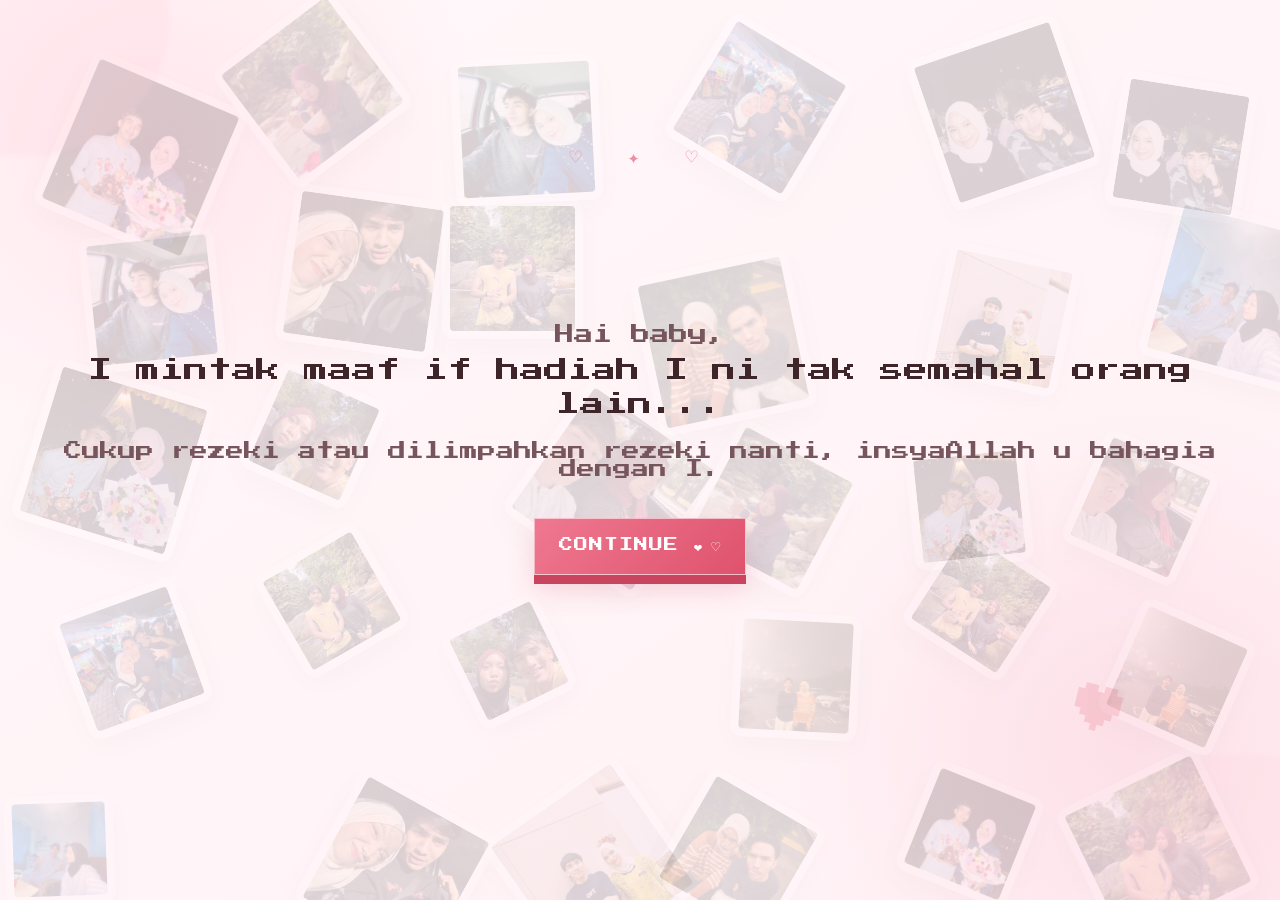
<file: index.html>
<!DOCTYPE html>
<html lang="en">
<head>
  <meta charset="UTF-8">
  <meta name="viewport" content="width=device-width, initial-scale=1.0">
  <title>I'm Sorry, Baby ❤️</title>
  <link rel="stylesheet" href="style.css?v=2">
</head>
<body>
  <main class="opening page-enter">
    <p class="subtitle" style="font-size: 1.2rem; margin-bottom: 10px;">Hai baby,</p>
    <h2 style="margin-bottom: 20px; font-weight: normal; line-height: 1.4;">I mintak maaf if hadiah I ni tak semahal orang lain...</h2>
    <p class="subtitle" style="margin-bottom: 40px;">Cukup rezeki atau dilimpahkan rezeki nanti, insyaAllah u bahagia dengan I.</p>
    <a class="page-button" href="welcome.html">Continue ❤️</a>
  </main>
  <script src="script.js"></script>
</body>
</html>
</file>
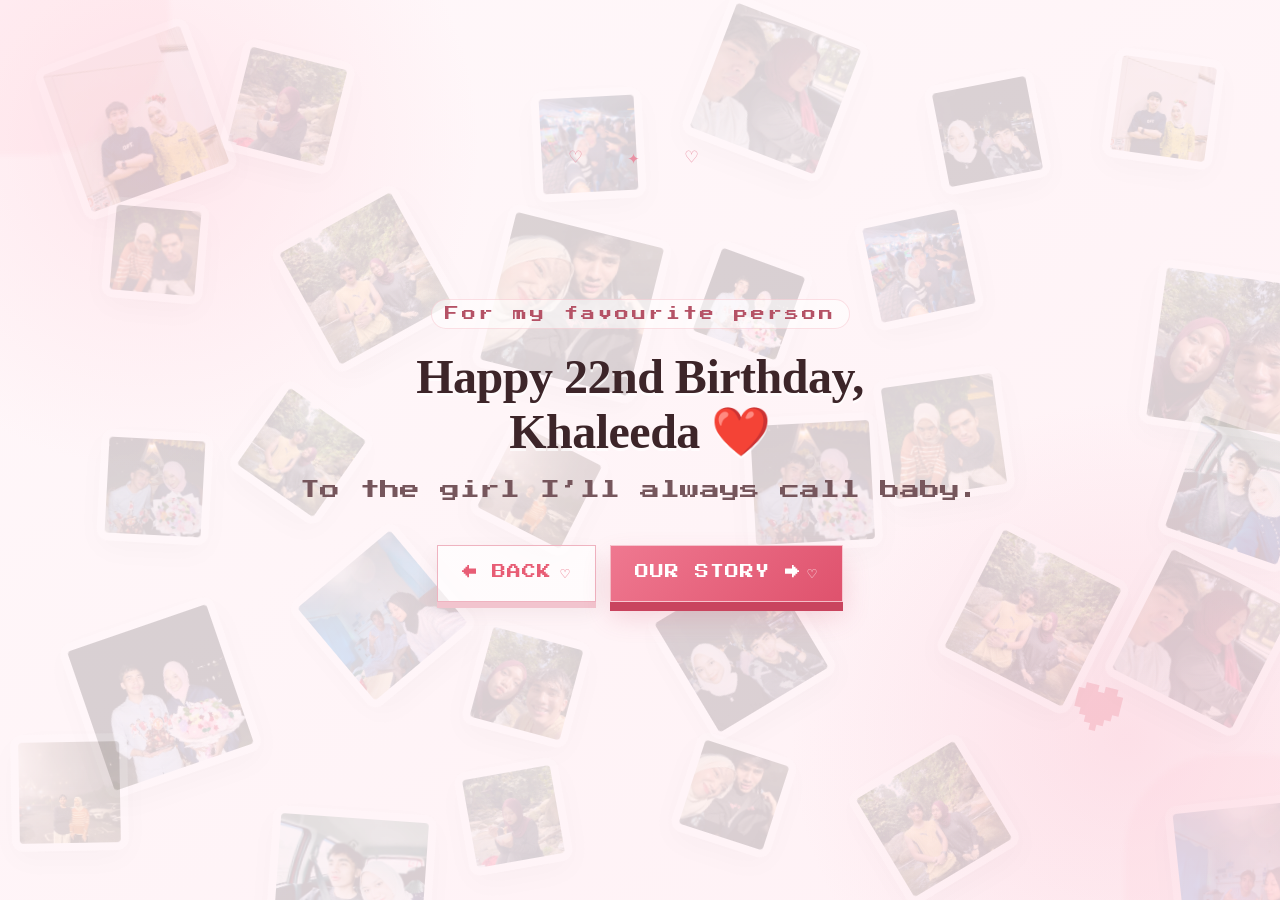
<file: birthday.html>
<!DOCTYPE html>
<html lang="en">
<head>
  <meta charset="UTF-8">
  <meta name="viewport" content="width=device-width, initial-scale=1.0">
  <title>Happy 22nd Birthday, Khaleeda ❤️</title>
  <link rel="stylesheet" href="style.css?v=2">
</head>
<body>
  <main class="birthday page-enter">
    <p class="small-text">For my favourite person</p>
    <h2>Happy 22nd Birthday,<br>Khaleeda ❤️</h2>
    <p class="birthday-text">To the girl I’ll always call baby.</p>

    <nav class="page-navigation" aria-label="Page navigation">
      <a class="page-button secondary-button" href="welcome.html">← Back</a>
      <a class="page-button" href="story.html">Our Story →</a>
    </nav>
  </main>
  <script src="script.js"></script>
</body>
</html>
</file>
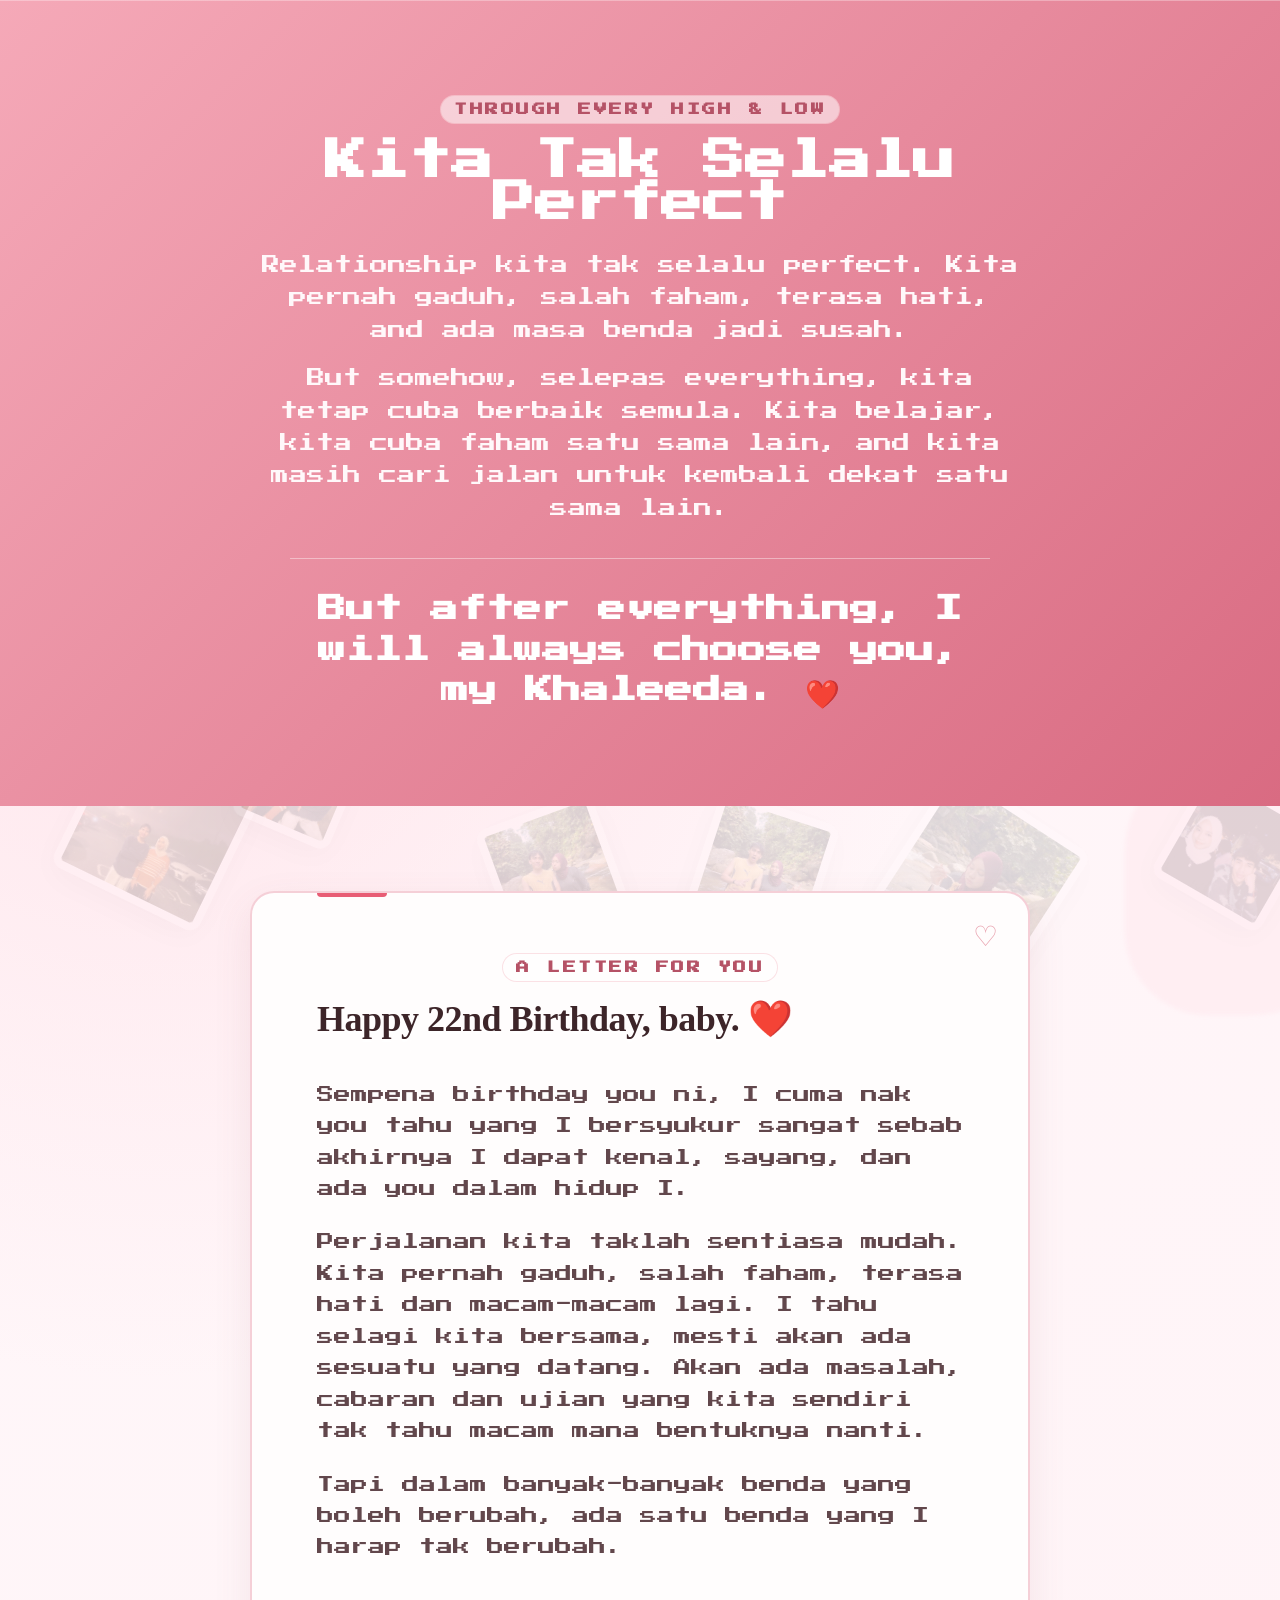
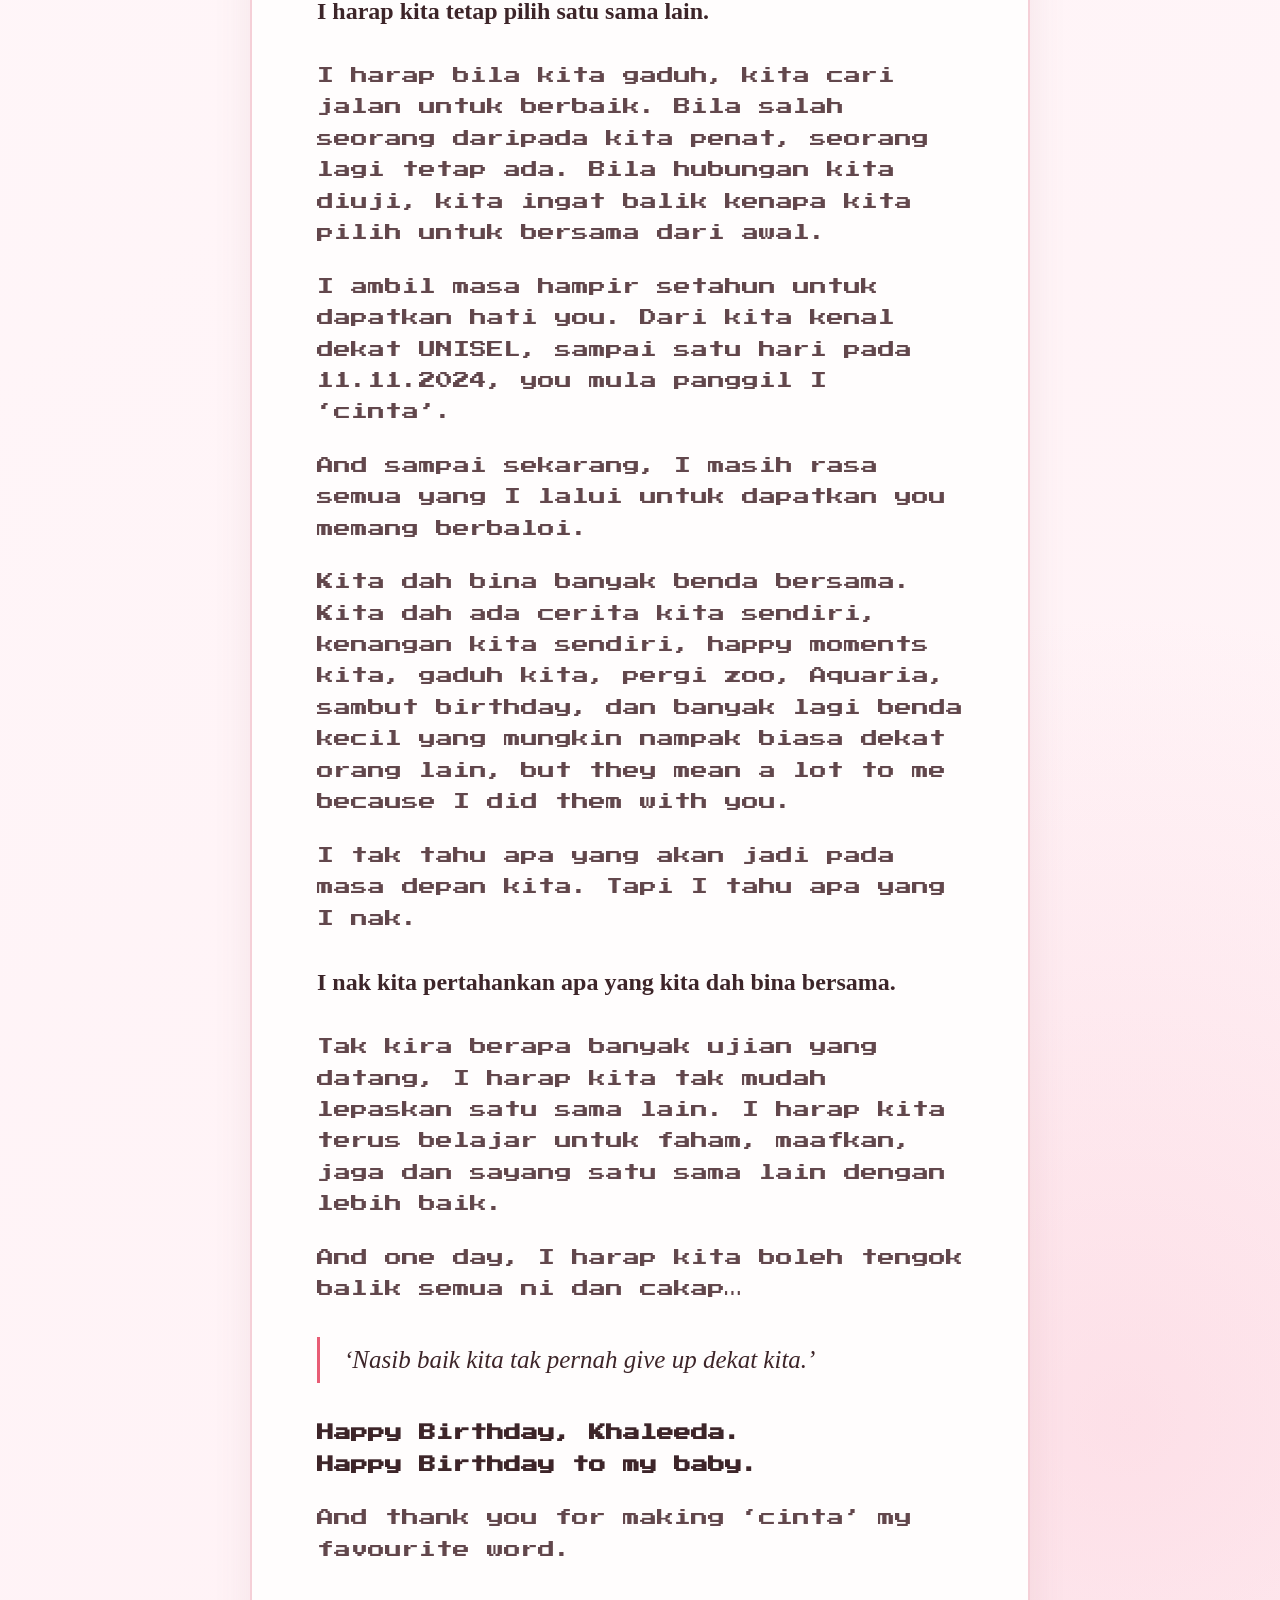
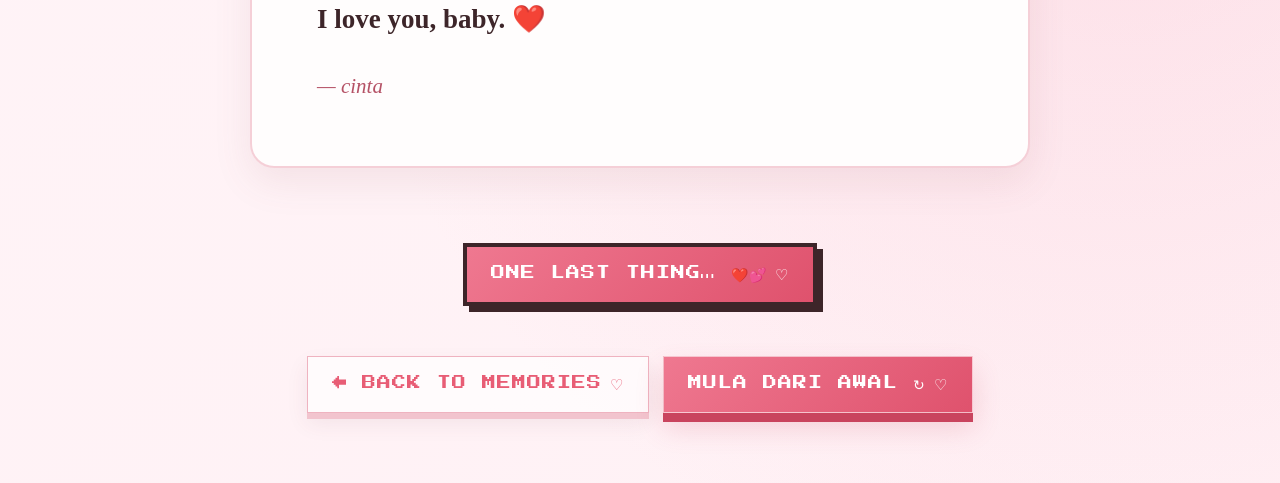
<file: letter.html>
<!DOCTYPE html>
<html lang="en">

<head>
  <meta charset="UTF-8">
  <meta name="viewport" content="width=device-width, initial-scale=1.0">
  <title>A Letter For Khaleeda ❤️</title>
  <link href="https://fonts.googleapis.com/css2?family=Press+Start+2P&display=swap" rel="stylesheet">
  <link rel="stylesheet" href="style.css?v=2">
</head>

<body>
  <main class="letter-page page-enter">
    <section class="emotional-section scroll-reveal" aria-labelledby="still-choose-you-title">
      <div class="emotional-content">
        <p class="emotional-label">Through Every High &amp; Low</p>
        <h1 id="still-choose-you-title">Kita Tak Selalu Perfect</h1>
        <p>Relationship kita tak selalu perfect. Kita pernah gaduh, salah faham, terasa hati, and ada masa benda jadi
          susah.</p>
        <p>But somehow, selepas everything, kita tetap cuba berbaik semula. Kita belajar, kita cuba faham satu sama
          lain, and kita masih cari jalan untuk kembali dekat satu sama lain.</p>
        <p class="emotional-highlight">But after everything, I will always choose you, my Khaleeda. ❤️</p>
      </div>
    </section>

    <section class="letter-section" aria-labelledby="letter-title">
      <article class="letter-card">
        <p class="letter-label">A Letter For You</p>
        <h2 id="letter-title">Happy 22nd Birthday, baby. ❤️</h2>
        <div class="letter-body">
          <p>Sempena birthday you ni, I cuma nak you tahu yang I bersyukur sangat sebab akhirnya I dapat kenal, sayang,
            dan ada you dalam hidup I.</p>
          <p>Perjalanan kita taklah sentiasa mudah. Kita pernah gaduh, salah faham, terasa hati dan macam-macam lagi.
            I tahu selagi kita bersama, mesti akan ada sesuatu yang datang. Akan ada masalah, cabaran dan ujian yang
            kita sendiri tak tahu macam mana bentuknya nanti.</p>
          <p>Tapi dalam banyak-banyak benda yang boleh berubah, ada satu benda yang I harap tak berubah.</p>
          <p class="letter-emphasis">I harap kita tetap pilih satu sama lain.</p>
          <p>I harap bila kita gaduh, kita cari jalan untuk berbaik. Bila salah seorang daripada kita penat, seorang
            lagi tetap ada. Bila hubungan kita diuji, kita ingat balik kenapa kita pilih untuk bersama dari awal.</p>

          <p>I ambil masa hampir setahun untuk dapatkan hati you. Dari kita kenal dekat UNISEL, sampai satu hari pada
            11.11.2024, you mula panggil I ‘cinta’.</p>


          <p>And sampai sekarang, I masih rasa semua yang I lalui untuk dapatkan you memang berbaloi.</p>

          <p>Kita dah bina banyak benda bersama. Kita dah ada cerita kita sendiri, kenangan kita sendiri, happy moments
            kita, gaduh kita, pergi zoo, Aquaria, sambut birthday, dan banyak lagi benda kecil yang mungkin nampak biasa
            dekat orang lain, but they mean a lot to me because I did them with you.</p>

          <p>I tak tahu apa yang akan jadi pada masa depan kita. Tapi I tahu apa yang I nak.</p>

          <p class="letter-emphasis">I nak kita pertahankan apa yang kita dah bina bersama.</p>

          <p>Tak kira berapa banyak ujian yang datang, I harap kita tak mudah lepaskan satu sama lain. I harap kita

            terus belajar untuk faham, maafkan, jaga dan sayang satu sama lain dengan lebih baik.</p>

          <p>And one day, I harap kita boleh tengok balik semua ni dan cakap…</p>

          <blockquote>‘Nasib baik kita tak pernah give up dekat kita.’</blockquote>

          <p class="letter-closing">Happy Birthday, Khaleeda.<br>Happy Birthday to my baby.</p>

          <p>And thank you for making ‘cinta’ my favourite word.</p>

          <p class="letter-love">I love you, baby. ❤️</p>

          <p class="letter-signature">— cinta</p>
        </div>
      </article>
    </section>

    <div class="final-surprise-cta">
      <button class="page-button final-surprise-button pixel-button" id="open-final-surprise" type="button">One Last
        Thing…
        ❤️💕</button>
    </div>

    <nav class="page-navigation" aria-label="Page navigation">
      <a class="page-button secondary-button" href="memories.html">← Back to Memories</a>
      <a class="page-button" href="welcome.html">Mula Dari Awal ↻</a>
    </nav>
  </main>

  <div class="final-overlay" id="final-overlay" role="dialog" aria-modal="true" aria-labelledby="final-surprise-title"
    hidden>
    <div class="heart-field" id="heart-field" aria-hidden="true"></div>
    <div class="final-music-player" id="final-music-player" aria-hidden="true"></div>
    <div class="final-overlay-content">
      <p class="final-kicker">One last thing...</p>
      <h2 id="final-surprise-title">Happy Birthday, Baby Manja ❤️</h2>
      <p>I love you, Khaleeda.</p>
      <button class="page-button final-back-button" id="close-final-surprise" type="button">Back to Our Story</button>
    </div>
  </div>
  <script src="script.js"></script>
</body>

</html>
</file>
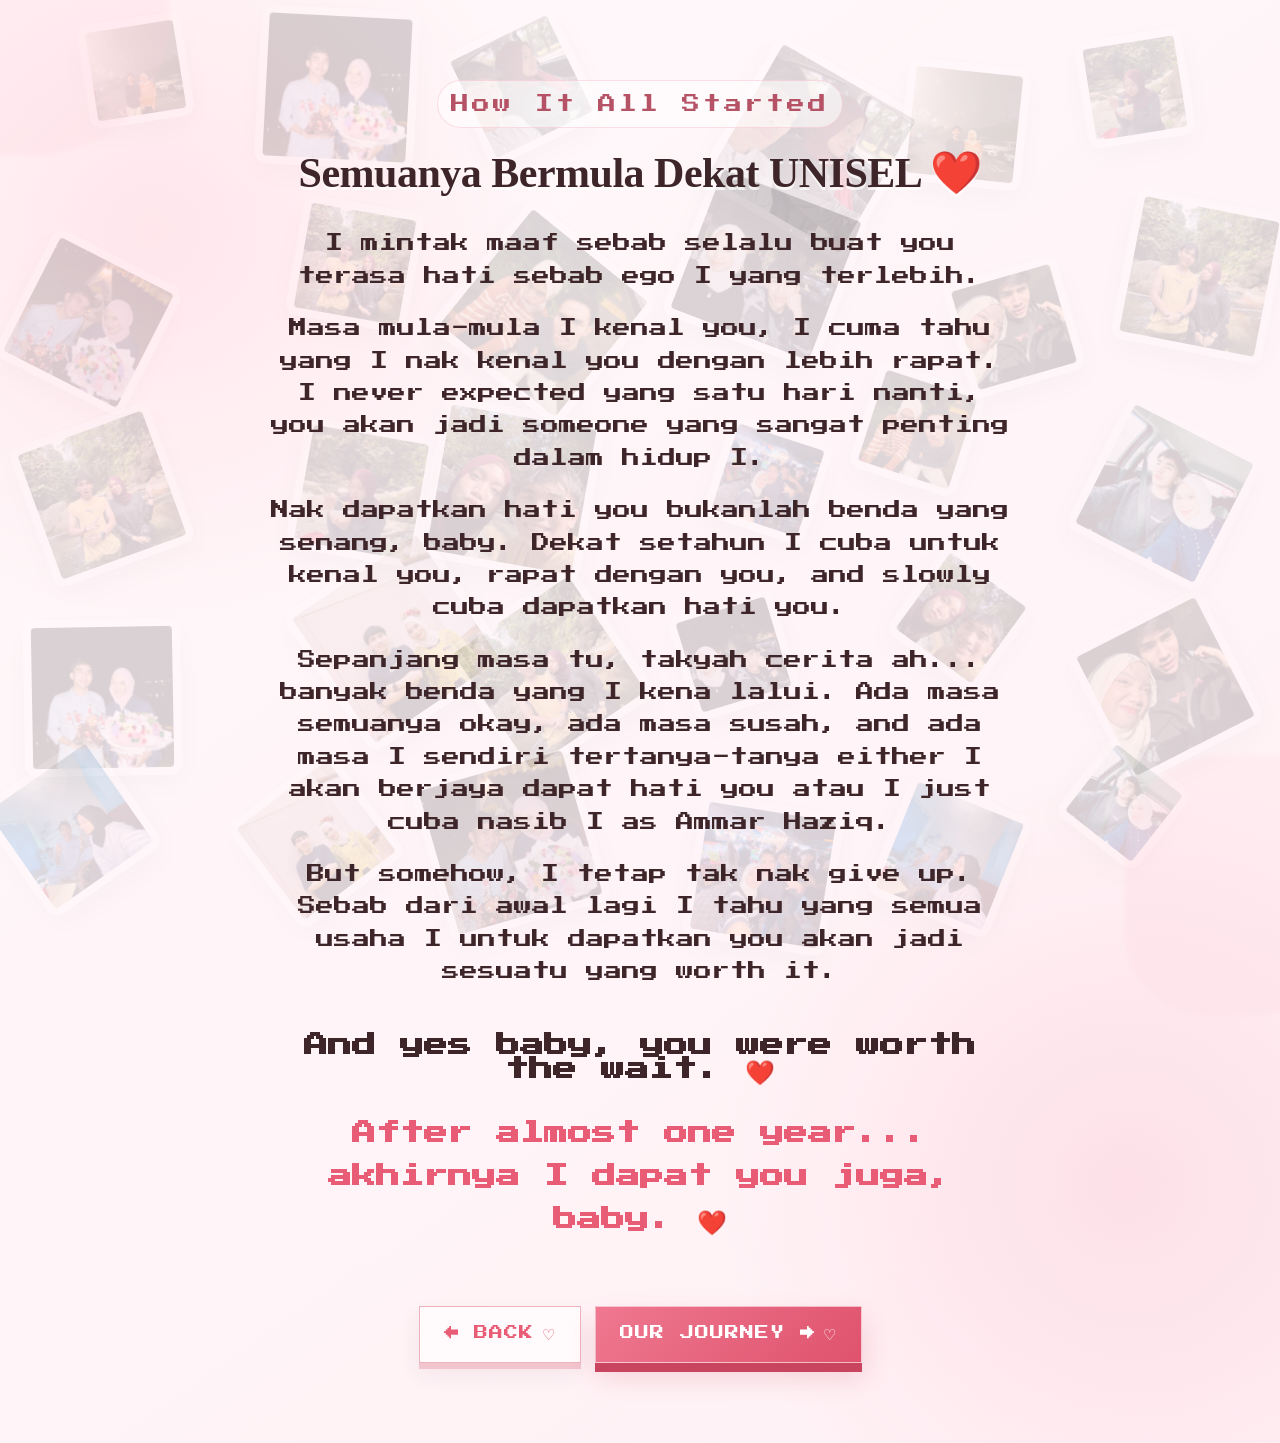
<file: story.html>
<!DOCTYPE html>
<html lang="en">

<head>
  <meta charset="UTF-8">
  <meta name="viewport" content="width=device-width, initial-scale=1.0">
  <title>Our Story ❤️</title>
  <link rel="stylesheet" href="style.css?v=2">
</head>

<body>
  <main class="story page-enter">
    <p class="small-text">How It All Started</p>
    <h2>Semuanya Bermula Dekat UNISEL ❤️</h2>

    <p>I mintak maaf sebab selalu buat you terasa hati sebab ego I yang terlebih. </p>

    <p>Masa mula-mula I kenal you, I cuma tahu yang I nak kenal you dengan lebih rapat. I never expected yang satu hari
      nanti, you akan jadi someone yang sangat penting dalam hidup I.</p>

    <p>Nak dapatkan hati you bukanlah benda yang senang, baby. Dekat setahun I cuba untuk kenal you, rapat dengan you,
      and slowly cuba dapatkan hati you.</p>

    <p>Sepanjang masa tu, takyah cerita ah... banyak benda yang I kena lalui. Ada masa semuanya okay, ada masa susah,
      and ada masa I sendiri tertanya-tanya either I akan berjaya dapat hati you atau I just cuba nasib I as Ammar
      Haziq.</p>

    <p>But somehow, I tetap tak nak give up. Sebab dari awal lagi I tahu yang semua usaha I untuk dapatkan you akan jadi
      sesuatu yang worth it.</p>

    <h3>And yes baby, you were worth the wait. ❤️</h3>
    <p class="special-line">After almost one year... akhirnya I dapat you juga, baby. ❤️</p>

    <nav class="page-navigation" aria-label="Page navigation">
      <a class="page-button secondary-button" href="birthday.html">← Back</a>
      <a class="page-button" href="timeline.html">Our Journey →</a>
    </nav>
  </main>
  <script src="script.js"></script>
</body>

</html>
</file>
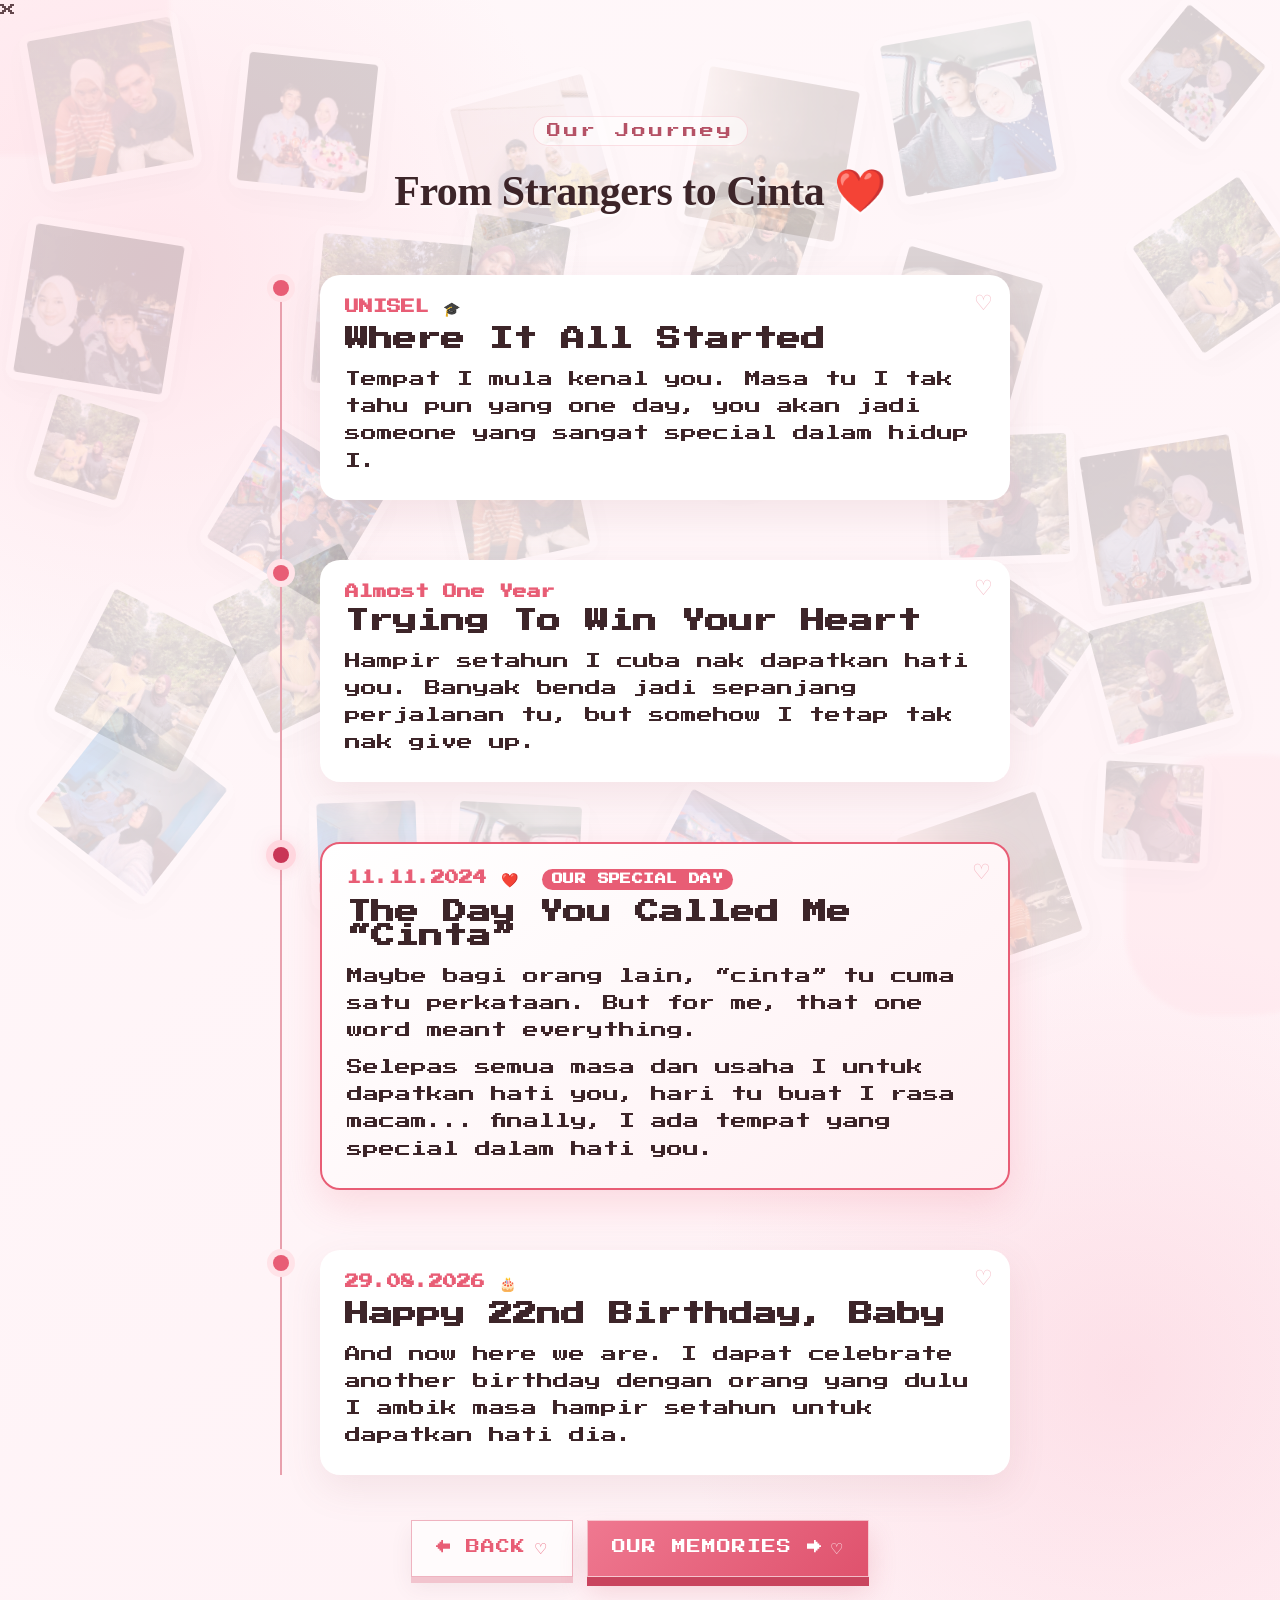
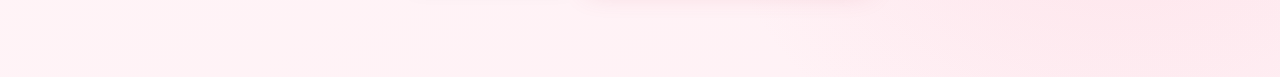
<file: timeline.html>
x<!DOCTYPE html>
<html lang="en">
<head>
  <meta charset="UTF-8">
  <meta name="viewport" content="width=device-width, initial-scale=1.0">
  <title>Our Journey ❤️</title>
  <link rel="stylesheet" href="style.css?v=2">
</head>
<body>
  <main class="timeline-section page-enter">
    <p class="small-text">Our Journey</p>
    <h2>From Strangers to Cinta ❤️</h2>

    <div class="timeline">
      <div class="timeline-item">
        <div class="timeline-dot"></div>
        <div class="timeline-content">
          <span>UNISEL 🎓</span>
          <h3>Where It All Started</h3>
          <p>Tempat I mula kenal you. Masa tu I tak tahu pun yang one day, you akan jadi someone yang sangat special dalam hidup I.</p>
        </div>
      </div>

      <div class="timeline-item">
        <div class="timeline-dot"></div>
        <div class="timeline-content">
          <span>Almost One Year</span>
          <h3>Trying To Win Your Heart</h3>
          <p>Hampir setahun I cuba nak dapatkan hati you. Banyak benda jadi sepanjang perjalanan tu, but somehow I tetap tak nak give up.</p>
        </div>
      </div>

      <div class="timeline-item special">
        <div class="timeline-dot"></div>
        <div class="timeline-content">
          <span>11.11.2024 ❤️</span>
          <span class="special-badge">Our special day</span>
          <h3>The Day You Called Me “Cinta”</h3>
          <p>Maybe bagi orang lain, “cinta” tu cuma satu perkataan. But for me, that one word meant everything.</p>
          <p>Selepas semua masa dan usaha I untuk dapatkan hati you, hari tu buat I rasa macam... finally, I ada tempat yang special dalam hati you.</p>
        </div>
      </div>

      <div class="timeline-item">
        <div class="timeline-dot"></div>
        <div class="timeline-content">
          <span>29.08.2026 🎂</span>
          <h3>Happy 22nd Birthday, Baby</h3>
          <p>And now here we are. I dapat celebrate another birthday dengan orang yang dulu I ambik masa hampir setahun untuk dapatkan hati dia.</p>
        </div>
      </div>
    </div>

    <nav class="page-navigation" aria-label="Page navigation">
      <a class="page-button secondary-button" href="story.html">← Back</a>
      <a class="page-button" href="memories.html">Our Memories →</a>
    </nav>
  </main>
  <script src="script.js"></script>
</body>
</html>
</file>
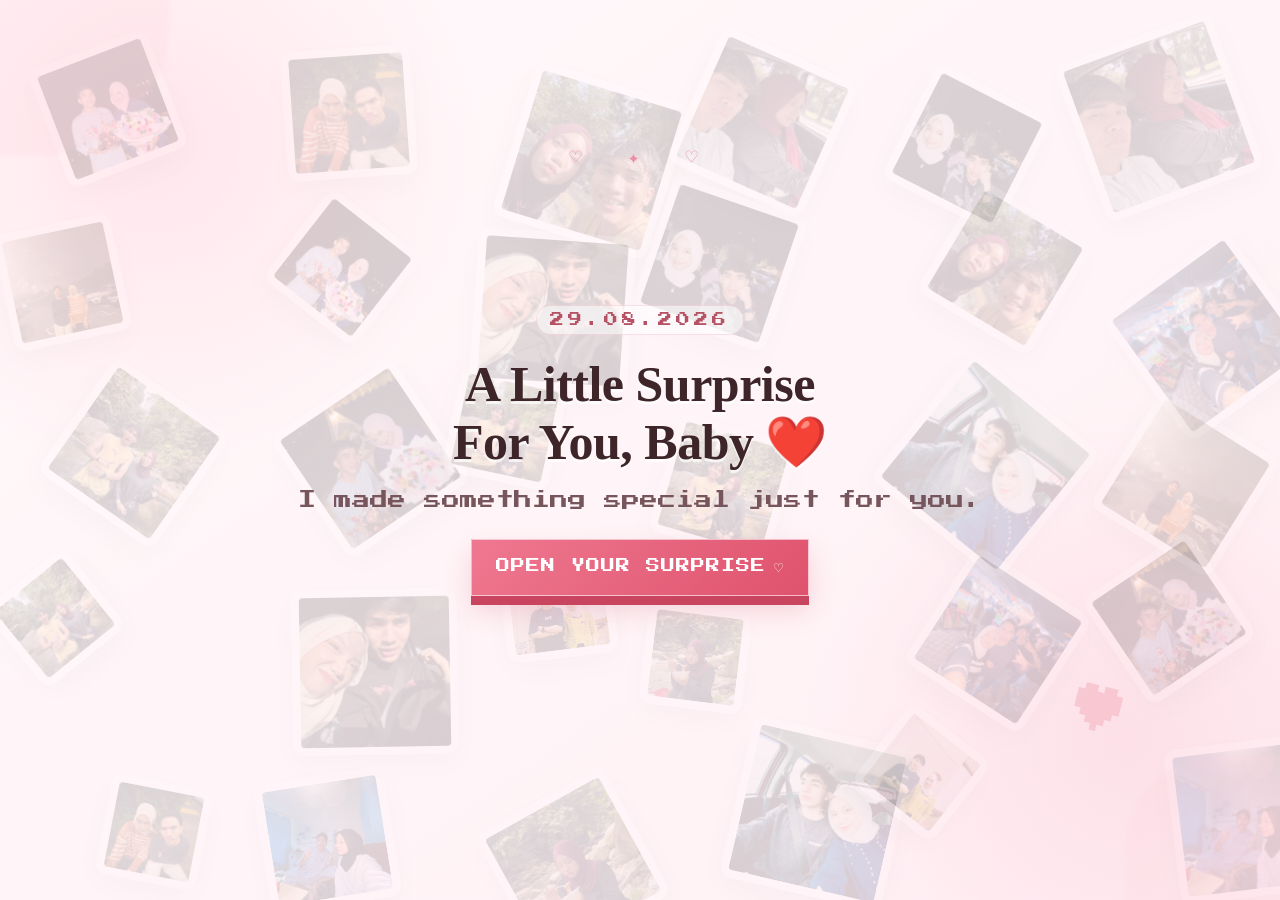
<file: welcome.html>
<!DOCTYPE html>
<html lang="en">
<head>
  <meta charset="UTF-8">
  <meta name="viewport" content="width=device-width, initial-scale=1.0">
  <title>A Little Surprise for Khaleeda ❤️</title>
  <link rel="stylesheet" href="style.css?v=2">
</head>
<body>
  <main class="opening page-enter">
    <p class="date">29.08.2026</p>
    <h1>A Little Surprise<br>For You, Baby ❤️</h1>
    <p class="subtitle">I made something special just for you.</p>
    <a class="page-button" href="birthday.html">Open Your Surprise</a>
  </main>
  <script src="script.js"></script>
</body>
</html>
</file>
<file: style.css>
@import url('https://fonts.googleapis.com/css2?family=Press+Start+2P&display=swap');

* {
  margin: 0;
  padding: 0;
  box-sizing: border-box;
}

html {
  scroll-behavior: smooth;
}

body {
  font-family: 'Press Start 2P', monospace;
  background: #fff5f7;
  color: #3d2529;
  opacity: 1;
  transition: opacity 0.22s ease;
}

button, input, select, textarea {
  font-family: 'Press Start 2P', monospace;
}

body.page-leaving {
  opacity: 0;
}

.opening {
  min-height: 100vh;

  display: flex;
  flex-direction: column;
  justify-content: center;
  align-items: center;

  text-align: center;
  padding: 30px;
}

.date {
  font-size: 14px;
  letter-spacing: 4px;
  margin-bottom: 20px;
}

.opening h1 {
  font-size: 50px;
  margin-bottom: 20px;
}

.subtitle {
  font-size: 18px;
  margin-bottom: 30px;
  color: #76565c;
}

.page-button {
  display: inline-block;
  font-family: 'Press Start 2P', monospace;
  font-size: 14px;
  background-color: #e85d75;
  color: #fff;
  border: 4px solid #3d2529;
  border-radius: 0;
  box-shadow: 6px 6px 0px #3d2529;
  text-transform: uppercase;
  padding: 18px 24px;
  transition: transform 0.1s ease, box-shadow 0.1s ease;
  letter-spacing: 1px;
  text-decoration: none;
  cursor: pointer;
}

.page-button:hover {
  transform: translate(2px, 2px);
  box-shadow: 4px 4px 0px #3d2529;
  background-color: #ff6b87;
}

.page-button:active {
  transform: translate(6px, 6px);
  box-shadow: 0px 0px 0px #3d2529;
}

.secondary-button {
  background: transparent;
  color: #e85d75;
  border: 4px solid #3d2529;
  box-shadow: 6px 6px 0px #3d2529;
}

.page-navigation {
  display: flex;
  justify-content: center;
  gap: 14px;
  margin-top: 45px;
}

.page-enter {
  animation: fadeIn 0.8s ease both;
}

.hidden {
  display: none;
}

.birthday {
  min-height: 100vh;

  display: flex;
  flex-direction: column;
  justify-content: center;
  align-items: center;

  text-align: center;
  padding: 30px;

}

.small-text {
  font-size: 14px;
  letter-spacing: 3px;
  margin-bottom: 20px;
}

.birthday h2 {
  font-size: 48px;
  margin-bottom: 20px;
}

.birthday-text {
  font-size: 20px;
  color: #76565c;
}

@keyframes fadeIn {
  from {
    opacity: 0;
    transform: translateY(20px);
  }

  to {
    opacity: 1;
    transform: translateY(0);
  }
}

.story {
  min-height: 100vh;

  display: flex;
  flex-direction: column;
  justify-content: center;

  max-width: 800px;
  margin: auto;
  padding: 80px 30px;

  text-align: center;
}

.story h2 {
  font-size: 42px;
  margin-bottom: 30px;
}

.story p {
  font-size: 18px;
  line-height: 1.8;
  margin-bottom: 20px;
}

.story h3 {
  font-size: 24px;
  margin: 25px 0;
}

.special-line {
  font-size: 24px !important;
  font-weight: bold;
  color: #e85d75;
}

.scroll-text {
  margin-top: 40px;
  font-size: 14px;
  opacity: 0.6;

  animation: bounce 1.5s infinite;
}

@keyframes bounce {
  0%, 100% {
    transform: translateY(0);
  }

  50% {
    transform: translateY(8px);
  }
}

.timeline-section {
  width: 100%;
  max-width: 800px;
  margin: auto;
  padding: 100px 30px;
}

.timeline-section > h2 {
  text-align: center;
  font-size: 42px;
  margin-bottom: 60px;
}

.timeline-section > .small-text {
  text-align: center;
}

.timeline {
  position: relative;
  margin-top: 50px;
}

/* Garisan panjang timeline */
.timeline::before {
  content: "";
  position: absolute;

  left: 10px;
  top: 0;
  bottom: 0;

  width: 2px;
  background: #e8a0ad;
}

.timeline-item {
  position: relative;
  padding-left: 50px;
  margin-bottom: 60px;
}

.timeline-item:last-child {
  margin-bottom: 0;
}

/* Bulatan kecil */
.timeline-dot {
  position: absolute;

  left: 3px;
  top: 5px;

  width: 16px;
  height: 16px;

  background: #e85d75;
  border-radius: 50%;

  box-shadow: 0 0 0 6px #ffe3e8;
}

.timeline-content {
  background: white;
  padding: 25px;
  border-radius: 20px;
  box-shadow: 0 10px 30px rgba(105, 54, 64, 0.08);
  transition: transform 0.25s ease, box-shadow 0.25s ease;
}

.timeline-content:hover {
  transform: translateY(-3px);
  box-shadow: 0 14px 35px rgba(105, 54, 64, 0.12);
}

.timeline-content span {
  color: #e85d75;
  font-size: 14px;
  font-weight: bold;
}

.timeline-content h3 {
  font-size: 24px;
  margin: 10px 0 15px;
}

.timeline-content p {
  line-height: 1.7;
  margin-bottom: 10px;
}

.timeline-content p:last-child {
  margin-bottom: 0;
}

/* Highlight 11.11.2024 */
.timeline-item.special .timeline-content {
  border: 2px solid #e85d75;
  background: linear-gradient(145deg, #ffffff, #fff0f3);
  box-shadow: 0 14px 38px rgba(232, 93, 117, 0.18);
}

.timeline-item.special .timeline-dot {
  background: #c93656;
  box-shadow: 0 0 0 7px #ffd7df, 0 0 20px rgba(232, 93, 117, 0.55);
}

.special-badge {
  display: inline-block;
  margin-left: 8px;
  padding: 5px 10px;
  border-radius: 999px;
  background: #e85d75;
  color: #ffffff !important;
  font-size: 11px !important;
  letter-spacing: 0.4px;
  text-transform: uppercase;
}

.memories-section {
  width: 100%;
  max-width: 1100px;
  min-height: 100vh;
  margin: auto;
  padding: 90px 30px;
}

.memories-heading {
  max-width: 650px;
  margin: 0 auto 55px;
  text-align: center;
}

.memories-heading h1 {
  margin-bottom: 16px;
  font-size: 46px;
}

.memories-heading > p:last-child {
  color: #76565c;
  font-size: 18px;
  line-height: 1.7;
}

.memories-grid {
  display: grid;
  grid-template-columns: repeat(2, minmax(0, 1fr));
  gap: 28px;
}

.memory-card {
  overflow: hidden;
  background: #ffffff;
  border: 1px solid #f7d9df;
  border-radius: 24px;
  box-shadow: 0 12px 32px rgba(105, 54, 64, 0.08);
  transition: transform 0.25s ease, box-shadow 0.25s ease;
}

.memory-card:hover {
  transform: translateY(-4px);
  box-shadow: 0 17px 38px rgba(105, 54, 64, 0.13);
}

.memory-card-interactive {
  cursor: pointer;
}

.memory-card-interactive:focus-visible {
  outline: 3px solid #e85d75;
  outline-offset: 5px;
}

.memory-read-more {
  display: inline-block;
  margin-top: 17px;
  color: #b55266 !important;
  font-size: 12px !important;
}

.memory-gallery-button {
  display: flex;
  justify-content: space-between;
  align-items: center;
  width: 100%;
  margin-top: 20px;
  padding: 13px 16px;
  background-color: #e85d75;
  color: #fff;
  border: 4px solid #3d2529;
  border-radius: 0;
  box-shadow: 6px 6px 0px #3d2529;
  font: inherit;
  font-size: 14px;
  font-weight: bold;
  text-transform: uppercase;
  cursor: pointer;
  transition: transform 0.1s ease, box-shadow 0.1s ease;
}

.memory-gallery-button:hover {
  transform: translate(2px, 2px);
  box-shadow: 4px 4px 0px #3d2529;
  background-color: #ff6b87;
}

.memory-gallery-button:active {
  transform: translate(6px, 6px);
  box-shadow: 0px 0px 0px #3d2529;
}

.gallery-modal[hidden] {
  display: none;
}

.gallery-modal {
  position: fixed;
  z-index: 950;
  inset: 0;
  display: grid;
  place-items: center;
  overflow-y: auto;
  padding: 24px;
  background: rgba(49, 22, 30, 0.88);
  opacity: 0;
  visibility: hidden;
  transition: opacity 0.25s ease, visibility 0.25s ease;
}

.gallery-modal.is-open {
  opacity: 1;
  visibility: visible;
}

.gallery-panel {
  position: relative;
  width: min(100%, 720px);
  padding: 35px 52px 30px;
  background: #fff9fa;
  border: 2px solid #f2c4ce;
  border-radius: 28px;
  box-shadow: 0 28px 80px rgba(20, 8, 12, 0.42);
  text-align: center;
  transform: translateY(15px) scale(0.98);
  transition: transform 0.3s ease;
}

.gallery-modal.is-open .gallery-panel {
  transform: translateY(0) scale(1);
}

.gallery-close {
  position: absolute;
  z-index: 5;
  top: 12px;
  right: 16px;
  border: 0;
  background: transparent;
  color: #a94d60;
  font-size: 32px;
  cursor: pointer;
}

.gallery-kicker {
  color: #e85d75;
  font-size: 12px;
  font-weight: bold;
  letter-spacing: 2px;
  text-transform: uppercase;
}

.gallery-panel h2 {
  margin: 8px 0 22px;
  font-size: clamp(27px, 5vw, 40px);
}

.gallery-stage {
  position: relative;
  width: min(100%, 520px);
  aspect-ratio: 4 / 3;
  margin: 0 auto;
  overflow: hidden;
  background: #f4e5e8;
}

.gallery-photo,
.gallery-frame {
  position: absolute;
  inset: 0;
  width: 100%;
  height: 100%;
}

.gallery-photo {
  object-fit: cover;
}

.gallery-frame {
  z-index: 2;
  object-fit: fill;
  pointer-events: none;
}

.gallery-arrow {
  position: absolute;
  z-index: 3;
  top: 50%;
  width: 43px;
  height: 43px;
  border: 1px solid rgba(255,255,255,.75);
  border-radius: 50%;
  background: rgba(83, 35, 47, 0.72);
  color: #fff;
  font-size: 31px;
  line-height: 1;
  cursor: pointer;
  transform: translateY(-50%);
}

.gallery-prev { left: 14px; }
.gallery-next { right: 14px; }

.gallery-caption {
  margin: 20px 0 7px;
  color: #76565c;
  font-size: 17px;
  line-height: 1.6;
}

.gallery-counter {
  color: #e85d75;
  font-size: 13px;
  font-weight: bold;
  letter-spacing: 1px;
}

@media (max-width: 600px) {
  .gallery-modal { padding: 12px; }
  .gallery-panel { padding: 40px 16px 24px; }
  .gallery-arrow { width: 38px; height: 38px; }
}

.memory-modal[hidden] {
  display: none;
}

.memory-modal {
  position: fixed;
  z-index: 900;
  inset: 0;
  display: grid;
  place-items: center;
  padding: 24px;
  background: rgba(67, 32, 41, 0.75);
  opacity: 0;
  visibility: hidden;
  transition: opacity 0.25s ease, visibility 0.25s ease;
}

.memory-modal.is-open {
  opacity: 1;
  visibility: visible;
}

.memory-modal-card {
  position: relative;
  width: min(100%, 620px);
  padding: 48px 42px 40px;
  background: linear-gradient(145deg, #ffffff, #fff5f7);
  border: 2px solid #f2c4ce;
  border-radius: 26px;
  box-shadow: 0 25px 70px rgba(52, 20, 28, 0.3);
  text-align: center;
  transform: translateY(16px) scale(0.98);
  transition: transform 0.3s ease;
}

.memory-modal.is-open .memory-modal-card {
  transform: translateY(0) scale(1);
}

.memory-modal-close {
  position: absolute;
  top: 14px;
  right: 17px;
  width: 38px;
  height: 38px;
  background: transparent;
  border: 0;
  color: #a94d60;
  font-size: 30px;
  cursor: pointer;
}

.memory-modal-place {
  margin-bottom: 12px;
  color: #e85d75;
  font-size: 13px;
  font-weight: bold;
  letter-spacing: 1.4px;
  text-transform: uppercase;
}

.memory-modal-card h2 {
  margin-bottom: 20px;
  font-size: clamp(30px, 6vw, 43px);
}

.memory-modal-story {
  margin-bottom: 30px;
  color: #76565c;
  font-size: 18px;
  line-height: 1.8;
}

@media (max-width: 600px) {
  .memory-modal-card {
    padding: 44px 24px 32px;
  }
}

.memory-photo {
  position: relative;
  aspect-ratio: 4 / 3;
  overflow: hidden;
  background: linear-gradient(145deg, #ffe9ee, #fff7f9);
  border-bottom: 1px dashed #e8a0ad;
}

.photo-placeholder {
  position: absolute;
  inset: 0;
  display: flex;
  flex-direction: column;
  justify-content: center;
  align-items: center;
  gap: 12px;
  color: #b55266;
}

.memory-image {
  position: relative;
  z-index: 1;
  display: block;
  width: 100%;
  height: 100%;
  object-fit: cover;
}

.memory-image.image-missing {
  display: none;
}

.memory-video-wrap {
  position: relative;
  aspect-ratio: 16 / 9;
  overflow: hidden;
  background: linear-gradient(145deg, #fff0f3, #ffe3e9);
  border-bottom: 1px solid #f7d9df;
}

.memory-video {
  position: relative;
  z-index: 1;
  display: block;
  width: 100%;
  height: 100%;
  background: #29181c;
  object-fit: cover;
}

.memory-video.video-missing {
  display: none;
}

.video-placeholder {
  position: absolute;
  inset: 0;
  display: flex;
  flex-direction: column;
  justify-content: center;
  align-items: center;
  gap: 8px;
  color: #b55266;
  font-size: 12px;
  font-weight: bold;
  letter-spacing: 1px;
  text-transform: uppercase;
}

.video-placeholder span {
  font-size: 35px;
}

.photo-frame {
  position: absolute;
  z-index: 2;
  inset: 0;
  display: block;
  width: 100%;
  height: 100%;
  object-fit: fill;
  pointer-events: none;
}

.memory-icon {
  font-size: 52px;
}

.photo-label {
  font-size: 13px;
  font-weight: bold;
  letter-spacing: 1px;
  text-transform: uppercase;
}

.memory-caption {
  padding: 25px;
}

.memory-caption > span {
  color: #e85d75;
  font-size: 13px;
  font-weight: bold;
  letter-spacing: 1px;
  text-transform: uppercase;
}

.memory-caption h2 {
  margin: 9px 0 13px;
  font-size: 24px;
}

.memory-caption p {
  color: #76565c;
  line-height: 1.7;
}

.memories-note {
  max-width: 650px;
  margin: 55px auto 0;
  color: #e85d75;
  font-size: 20px;
  font-weight: bold;
  line-height: 1.6;
  text-align: center;
}

.memory-collection {
  overflow: hidden;
  background: rgba(255, 255, 255, 0.88);
  border: 1px solid #f4ccd5;
  border-radius: 30px;
  box-shadow: 0 18px 48px rgba(105, 54, 64, 0.12);
}

.memory-collage {
  display: grid;
  grid-template-columns: repeat(4, 1fr);
  grid-template-rows: repeat(2, 190px);
  gap: 7px;
  padding: 7px;
  background: #fff0f3;
}

.collection-photo {
  position: relative;
  overflow: hidden;
  min-width: 0;
  background: linear-gradient(145deg, #ffe9ee, #fff7f9);
}

.collection-photo-main {
  grid-column: span 2;
  grid-row: span 2;
  border-radius: 22px 0 0 22px;
}

.collection-photo:nth-child(4) { border-radius: 0 22px 0 0; }
.collection-photo:nth-child(5) { border-radius: 0 0 22px 0; }

.collection-photo .memory-image {
  position: relative;
  z-index: 1;
  width: 100%;
  height: 100%;
  object-fit: cover;
}

/*
  EDIT POSISI GAMBAR COLLAGE
  Nombor pertama = kiri/kanan, nombor kedua = atas/bawah.
  Contoh: 50% 20% fokus bahagian atas gambar.
*/
.collection-photo:nth-child(1) .memory-image { object-position: 50% 45%; }
.collection-photo:nth-child(2) .memory-image { object-position: 50% 28%; }
.collection-photo:nth-child(3) .memory-image { object-position: 50% 48%; }
.collection-photo:nth-child(4) .memory-image { object-position: 50% 42%; }
.collection-photo:nth-child(5) .memory-image { object-position: 50% 50%; }

.collection-photo.is-editing {
  outline: 4px solid #e85d75;
  outline-offset: -4px;
}

.photo-editor-launcher {
  padding: 18px 20px 0;
  text-align: center;
}

.photo-editor-toggle {
  background-color: #e85d75;
  color: #fff;
  border: 4px solid #3d2529;
  border-radius: 0;
  box-shadow: 6px 6px 0px #3d2529;
  padding: 11px 20px;
  font-size: 14px;
  font-weight: bold;
  text-transform: uppercase;
  cursor: pointer;
  transition: transform 0.1s ease, box-shadow 0.1s ease;
}

.photo-editor-toggle:hover {
  transform: translate(2px, 2px);
  box-shadow: 4px 4px 0px #3d2529;
  background-color: #ff6b87;
}

.photo-editor-toggle:active {
  transform: translate(6px, 6px);
  box-shadow: 0px 0px 0px #3d2529;
}

.photo-editor[hidden] { display: none; }

.photo-editor {
  max-width: 680px;
  margin: 18px auto 0;
  padding: 25px;
  background: #fff8fa;
  border: 1px solid #f1bdc8;
  border-radius: 20px;
  box-shadow: 0 12px 30px rgba(105, 54, 64, 0.1);
}

.photo-editor-heading {
  display: flex;
  justify-content: space-between;
  align-items: flex-start;
  gap: 20px;
  margin-bottom: 20px;
}

.photo-editor-heading h2 { font-size: 23px; }

.photo-editor-close {
  width: 34px;
  height: 34px;
  border: none;
  border-radius: 50%;
  background: #ffe3e9;
  color: #b83d57;
  font-size: 24px;
  cursor: pointer;
}

.photo-editor-field {
  display: grid;
  grid-template-columns: 125px 1fr;
  align-items: center;
  gap: 15px;
  margin-top: 15px;
  color: #76565c;
  font-size: 14px;
  font-weight: bold;
}

.photo-editor-field select {
  width: 100%;
  padding: 10px 12px;
  border: 1px solid #e8a0ad;
  border-radius: 10px;
  background: white;
  color: #3d2529;
}

.photo-editor-field input[type="range"] {
  width: 100%;
  accent-color: #e85d75;
}

.photo-editor-actions {
  display: flex;
  justify-content: flex-end;
  gap: 10px;
  margin-top: 24px;
}

.photo-editor-button {
  padding: 10px 18px;
  font-size: 14px;
  background-color: #e85d75;
  color: #fff;
  border: 4px solid #3d2529;
  border-radius: 0;
  box-shadow: 6px 6px 0px #3d2529;
  text-transform: uppercase;
  cursor: pointer;
  transition: transform 0.1s ease, box-shadow 0.1s ease;
}

.photo-editor-button:hover {
  transform: translate(2px, 2px);
  box-shadow: 4px 4px 0px #3d2529;
  background-color: #ff6b87;
}

.photo-editor-button:active {
  transform: translate(6px, 6px);
  box-shadow: 0px 0px 0px #3d2529;
}

.photo-editor-note {
  margin-top: 13px;
  color: #9a737a;
  font-size: 12px;
  text-align: right;
}

.media-editor-modal[hidden] { display: none; }

.media-editor-modal {
  position: fixed;
  z-index: 1200;
  inset: 0;
  overflow-y: auto;
  padding: 24px;
  background: rgba(49, 25, 31, 0.72);
  backdrop-filter: blur(8px);
}

.media-editor-panel {
  width: min(1180px, 100%);
  min-height: calc(100vh - 48px);
  margin: auto;
  padding: 28px;
  background: #fff8fa;
  border-radius: 26px;
  box-shadow: 0 25px 70px rgba(31, 12, 17, 0.28);
}

.media-editor-header,
.media-editor-footer {
  display: flex;
  justify-content: space-between;
  align-items: center;
  gap: 20px;
}

.media-editor-header { margin-bottom: 24px; }
.media-editor-header h2 { margin-bottom: 6px; font-size: 30px; }
.media-editor-header > div > p:last-child,
.media-editor-footer > p { color: #76565c; line-height: 1.6; }

.media-editor-layout {
  display: grid;
  grid-template-columns: minmax(280px, 0.85fr) minmax(360px, 1.15fr);
  gap: 24px;
}

.media-editor-library,
.media-editor-workspace {
  padding: 20px;
  background: white;
  border: 1px solid #f1cbd3;
  border-radius: 20px;
}

.media-editor-label {
  margin-bottom: 13px;
  color: #5b343b;
  font-size: 14px;
  font-weight: bold;
}

.media-editor-grid {
  display: grid;
  grid-template-columns: repeat(4, 1fr);
  gap: 8px;
  max-height: 610px;
  overflow-y: auto;
  padding-right: 4px;
}

.media-editor-thumb {
  position: relative;
  aspect-ratio: 1;
  overflow: hidden;
  padding: 0;
  border: 3px solid transparent;
  border-radius: 11px;
  background: #ffe8ed;
  cursor: pointer;
}

.media-editor-thumb.is-selected { border-color: #e85d75; }
.media-editor-thumb.is-removed { opacity: 0.35; filter: grayscale(1); }
.media-editor-thumb img,
.media-editor-thumb video { width: 100%; height: 100%; object-fit: cover; pointer-events: none; }
.media-editor-thumb span {
  position: absolute;
  right: 4px;
  bottom: 4px;
  padding: 2px 5px;
  border-radius: 6px;
  background: rgba(45, 22, 28, 0.75);
  color: white;
  font-size: 10px;
}

.media-editor-preview {
  position: relative;
  aspect-ratio: 4 / 3;
  overflow: hidden;
  border: 3px solid #f0b5c1;
  border-radius: 18px;
  background: #26191c;
  cursor: grab;
  touch-action: none;
}

.media-editor-preview:active { cursor: grabbing; }
.media-editor-preview img,
.media-editor-preview video {
  width: 100%;
  height: 100%;
  object-fit: cover;
  user-select: none;
  pointer-events: none;
}

.media-editor-help {
  margin: 9px 0 18px;
  color: #98757c;
  font-size: 12px;
  text-align: center;
}

.video-trim-controls {
  display: grid;
  grid-template-columns: 1fr 1fr;
  gap: 12px;
  margin-top: 18px;
  padding: 15px;
  background: #fff0f3;
  border-radius: 14px;
}

.video-trim-controls[hidden] { display: none; }
.video-trim-controls label { display: grid; gap: 6px; color: #76565c; font-size: 12px; font-weight: bold; }
.video-trim-controls input { width: 100%; padding: 9px; border: 1px solid #e8a0ad; border-radius: 9px; }
.video-trim-controls p { grid-column: 1 / -1; color: #98757c; font-size: 11px; }

.media-editor-item-actions,
.media-editor-footer > div {
  display: flex;
  justify-content: flex-end;
  gap: 10px;
  margin-top: 20px;
}

.media-remove-button {
  background-color: #fff;
  color: #c83b56;
  border: 4px solid #3d2529;
  border-radius: 0;
  box-shadow: 6px 6px 0px #3d2529;
  padding: 10px 16px;
  font-weight: bold;
  text-transform: uppercase;
  cursor: pointer;
  transition: transform 0.1s ease, box-shadow 0.1s ease;
}

.media-remove-button:hover {
  transform: translate(2px, 2px);
  box-shadow: 4px 4px 0px #3d2529;
}

.media-remove-button:active {
  transform: translate(6px, 6px);
  box-shadow: 0px 0px 0px #3d2529;
}

.media-remove-button.is-removed { background-color: #e85d75; color: white; }
.media-editor-footer { margin-top: 24px; padding-top: 20px; border-top: 1px solid #f1cbd3; }

.collection-copy {
  max-width: 760px;
  margin: auto;
  padding: 45px 35px 38px;
  text-align: center;
}

.collection-kicker {
  margin-bottom: 10px;
  color: #e85d75;
  font-size: 13px;
  font-weight: bold;
  letter-spacing: 2px;
  text-transform: uppercase;
}

.collection-copy h2 {
  margin-bottom: 16px;
  font-size: 30px;
  line-height: 1.25;
}

.collection-copy > p:not(.collection-kicker) {
  margin-bottom: 25px;
  color: #76565c;
  font-size: 17px;
  line-height: 1.8;
}

.collection-videos { padding: 0 25px 30px; }

.collection-videos-title {
  margin-bottom: 17px;
  color: #76565c;
  font-weight: bold;
  text-align: center;
}

.collection-video-grid {
  display: grid;
  grid-template-columns: repeat(2, minmax(0, 1fr));
  gap: 14px;
  max-width: 760px;
  margin: auto;
}

.collection-video-grid .memory-video-wrap {
  border: 1px solid #f4ccd5;
  border-radius: 15px;
}

@media (max-width: 700px) {
  .memory-collage {
    grid-template-columns: repeat(2, 1fr);
    grid-template-rows: 210px repeat(2, 135px);
  }

  .collection-photo-main {
    grid-column: span 2;
    grid-row: auto;
    border-radius: 18px 18px 0 0;
  }

  .collection-photo:nth-child(4),
  .collection-photo:nth-child(5) { border-radius: 0; }

  .collection-copy { padding: 35px 22px 30px; }
  .collection-copy h2 { font-size: 25px; }
  .collection-copy > p:not(.collection-kicker) { font-size: 16px; }
  .collection-video-grid { grid-template-columns: 1fr; }

  .photo-editor { margin: 15px 12px 0; padding: 20px; }
  .photo-editor-field { grid-template-columns: 1fr; gap: 7px; }
  .photo-editor-actions { flex-direction: column-reverse; }
  .photo-editor-button { width: 100%; text-align: center; }
  .photo-editor-note { text-align: center; }

  .media-editor-modal { padding: 0; }
  .media-editor-panel { min-height: 100vh; padding: 20px 15px; border-radius: 0; }
  .media-editor-header { align-items: flex-start; }
  .media-editor-layout { grid-template-columns: 1fr; }
  .media-editor-grid { grid-template-columns: repeat(5, 1fr); max-height: 210px; }
  .media-editor-library, .media-editor-workspace { padding: 14px; }
  .media-editor-footer { align-items: stretch; flex-direction: column; }
  .media-editor-footer > div { flex-direction: column-reverse; }
  .media-editor-footer button { width: 100%; }
}

.emotional-section {
  width: 100vw;
  margin: 75px 0 0 calc(50% - 50vw);
  padding: 95px 30px;
  background: linear-gradient(135deg, #f5a9b8 0%, #d96b82 100%);
  color: #ffffff;
  text-align: center;
  box-shadow: inset 0 1px 0 rgba(255, 255, 255, 0.3);
}

.letter-page {
  min-height: 100vh;
  padding-bottom: 70px;
}

.letter-page .emotional-section {
  margin-top: 0;
  margin-left: 0;
}

.letter-page .emotional-section h1 {
  margin-bottom: 25px;
  font-size: 42px;
}

.letter-page .page-navigation {
  padding: 0 20px;
}

.emotional-content {
  width: 100%;
  max-width: 760px;
  margin: 0 auto;
}

.emotional-label {
  margin-bottom: 16px;
  font-size: 13px;
  font-weight: bold;
  letter-spacing: 2.5px;
  text-transform: uppercase;
}

.emotional-section h2 {
  margin-bottom: 25px;
  font-size: 42px;
}

.emotional-section p:not(.emotional-label):not(.emotional-highlight) {
  margin: 0 auto 16px;
  color: #fff8fa;
  font-size: 18px;
  line-height: 1.8;
}

.emotional-highlight {
  max-width: 700px;
  margin: 34px auto 0;
  padding-top: 30px;
  border-top: 1px solid rgba(255, 255, 255, 0.4);
  font-size: 28px;
  font-weight: bold;
  line-height: 1.45;
}

.reveal-ready .scroll-reveal {
  opacity: 0;
  transform: translateY(28px);
  transition: opacity 0.8s ease, transform 0.8s ease;
}

.reveal-ready .scroll-reveal.is-visible {
  opacity: 1;
  transform: translateY(0);
}

.letter-section {
  width: 100%;
  padding: 85px 20px 30px;
}

.letter-card {
  position: relative;
  width: 100%;
  max-width: 780px;
  margin: 0 auto;
  padding: 60px 65px;
  background: #fffdfd;
  border: 1px solid #f2d2d9;
  border-radius: 24px;
  box-shadow: 0 18px 50px rgba(105, 54, 64, 0.1);
}

.letter-card::before {
  content: "";
  position: absolute;
  top: 0;
  left: 65px;
  width: 70px;
  height: 4px;
  background: #e85d75;
  border-radius: 0 0 5px 5px;
}

.letter-label {
  margin-bottom: 14px;
  color: #b55266;
  font-size: 13px;
  font-weight: bold;
  letter-spacing: 2.5px;
  text-transform: uppercase;
}

.letter-card h2 {
  margin-bottom: 36px;
  color: #3d2529;
  font-family: Georgia, "Times New Roman", serif;
  font-size: 36px;
  line-height: 1.3;
}

.letter-body p {
  margin-bottom: 22px;
  color: #62474c;
  font-size: 17px;
  line-height: 1.85;
}

.letter-body .letter-emphasis {
  margin: 30px 0;
  color: #3d2529;
  font-family: Georgia, "Times New Roman", serif;
  font-size: 24px;
  font-weight: bold;
  line-height: 1.55;
}

.letter-body blockquote {
  margin: 32px 0;
  padding: 4px 0 4px 24px;
  border-left: 3px solid #e85d75;
  color: #3d2529;
  font-family: Georgia, "Times New Roman", serif;
  font-size: 25px;
  font-style: italic;
  line-height: 1.55;
}

.letter-body .letter-closing {
  margin-top: 34px;
  color: #3d2529;
  font-weight: bold;
}

.letter-body .letter-love {
  margin-top: 30px;
  color: #3d2529;
  font-family: Georgia, "Times New Roman", serif;
  font-size: 27px;
  font-weight: bold;
}

.letter-body .letter-signature {
  margin: 8px 0 0;
  color: #b55266;
  font-family: Georgia, "Times New Roman", serif;
  font-size: 21px;
  font-style: italic;
}

.final-surprise-cta {
  display: flex;
  justify-content: center;
  padding: 45px 0 5px;
}

.final-surprise-button {
  padding: 17px 34px;
  font-size: 17px;
}

.final-overlay[hidden] {
  display: none;
}

.final-overlay {
  position: fixed;
  z-index: 1000;
  inset: 0;
  display: grid;
  place-items: center;
  overflow: hidden;
  padding: 25px;
  background: radial-gradient(circle at center, rgba(108, 45, 61, 0.94), rgba(35, 17, 25, 0.98));
  color: #ffffff;
  opacity: 0;
  visibility: hidden;
  transition: opacity 0.4s ease, visibility 0.4s ease;
}

.final-overlay.is-open {
  opacity: 1;
  visibility: visible;
}

body.overlay-open {
  overflow: hidden;
}

.final-overlay-content {
  position: relative;
  z-index: 2;
  max-width: 720px;
  text-align: center;
  transform: translateY(18px) scale(0.98);
  opacity: 0;
  transition: transform 0.55s ease 0.08s, opacity 0.55s ease 0.08s;
}

.final-overlay.is-open .final-overlay-content {
  transform: translateY(0) scale(1);
  opacity: 1;
}

.final-kicker {
  margin-bottom: 18px;
  color: #ffdbe3;
  font-size: 13px;
  font-weight: bold;
  letter-spacing: 3px;
  text-transform: uppercase;
}

.final-overlay h2 {
  margin-bottom: 18px;
  font-family: Georgia, "Times New Roman", serif;
  font-size: clamp(40px, 8vw, 76px);
  line-height: 1.15;
}

.final-overlay-content > p:not(.final-kicker) {
  margin-bottom: 38px;
  color: #fff0f4;
  font-size: clamp(22px, 4vw, 31px);
}

.final-back-button {
  background: #fff5f7;
  color: #9f4055;
}

.heart-field,
.floating-heart {
  position: absolute;
  inset: 0;
  pointer-events: none;
}

.floating-heart {
  top: auto;
  left: var(--heart-left);
  bottom: -60px;
  width: auto;
  height: auto;
  color: var(--heart-color);
  font-size: var(--heart-size);
  opacity: 0;
  animation: floatHeart var(--heart-duration) linear var(--heart-delay) forwards;
}

.final-music-player {
  position: absolute;
  width: 1px;
  height: 1px;
  overflow: hidden;
  clip-path: inset(50%);
}

.final-music-player iframe {
  width: 1px;
  height: 1px;
  border: 0;
}

@keyframes floatHeart {
  0% {
    transform: translate3d(0, 0, 0) rotate(0deg);
    opacity: 0;
  }
  12% {
    opacity: 0.75;
  }
  100% {
    transform: translate3d(var(--heart-drift), -115vh, 0) rotate(25deg);
    opacity: 0;
  }
}

@media (max-width: 600px) {
  .opening,
  .birthday {
    padding-left: 20px;
    padding-right: 20px;
  }

  .opening h1 {
    font-size: 36px;
  }

  .birthday h2,
  .story h2,
  .timeline-section > h2,
  .memories-heading h1 {
    font-size: 32px;
  }

  .story {
    padding: 70px 0;
  }

  .story p {
    font-size: 16px;
  }

  .timeline-section {
    padding: 80px 0;
  }

  .timeline-section > h2 {
    margin-bottom: 45px;
  }

  .timeline {
    margin-top: 35px;
  }

  .timeline::before {
    left: 8px;
  }

  .timeline-item {
    padding-left: 34px;
    margin-bottom: 38px;
  }

  .timeline-dot {
    left: 1px;
  }

  .timeline-content {
    padding: 20px;
    border-radius: 16px;
  }

  .timeline-content h3 {
    font-size: 21px;
  }

  .timeline-content p {
    font-size: 15px;
  }

  .special-badge {
    display: table;
    margin: 9px 0 0;
  }

  .memories-section {
    padding: 70px 20px;
  }

  .memories-heading {
    margin-bottom: 35px;
  }

  .memories-heading > p:last-child {
    font-size: 16px;
  }

  .memories-grid {
    grid-template-columns: 1fr;
    gap: 22px;
  }

  .emotional-section {
    margin-top: 55px;
    padding: 70px 22px;
  }

  .emotional-section h2 {
    font-size: 31px;
  }

  .letter-page .emotional-section h1 {
    font-size: 31px;
  }

  .emotional-section p:not(.emotional-label):not(.emotional-highlight) {
    font-size: 16px;
  }

  .emotional-highlight {
    margin-top: 28px;
    padding-top: 25px;
    font-size: 23px;
  }

  .letter-section {
    padding: 55px 0 15px;
  }

  .letter-card {
    padding: 45px 24px;
    border-radius: 18px;
  }

  .letter-card::before {
    left: 24px;
    width: 55px;
  }

  .letter-card h2 {
    margin-bottom: 30px;
    font-size: 29px;
  }

  .letter-body p {
    margin-bottom: 19px;
    font-size: 16px;
    line-height: 1.75;
  }

  .letter-body .letter-emphasis {
    margin: 26px 0;
    font-size: 21px;
  }

  .letter-body blockquote {
    margin: 27px 0;
    padding-left: 18px;
    font-size: 21px;
  }

  .letter-body .letter-love {
    font-size: 23px;
  }

  .final-surprise-cta {
    padding-top: 35px;
  }

  .final-surprise-button,
  .final-back-button {
    width: 100%;
    max-width: 330px;
  }

  .final-overlay {
    padding: 24px 20px;
  }


  .memory-card {
    border-radius: 18px;
  }

  .memory-caption {
    padding: 21px;
  }

  .memory-caption h2 {
    font-size: 21px;
  }

  .page-navigation {
    width: 100%;
    flex-direction: column-reverse;
  }

  .page-navigation .page-button {
    width: 100%;
    text-align: center;
  }
}

@media (prefers-reduced-motion: reduce) {
  html {
    scroll-behavior: auto;
  }

  body {
    transition: none;
  }

  .timeline-content {
    transition: none;
  }

  .memory-card {
    transition: none;
  }

  .reveal-ready .scroll-reveal {
    opacity: 1;
    transform: none;
    transition: none;
  }

  .page-enter {
    animation: none;
  }

  .final-overlay,
  .final-overlay-content {
    transition: none;
  }

  .floating-heart {
    animation: none;
  }

}

/* Cute finishing touches */
body {
  position: relative;
  isolation: isolate;
  background:
    radial-gradient(circle at 12% 16%, rgba(255, 198, 211, 0.34), transparent 24%),
    radial-gradient(circle at 88% 82%, rgba(247, 174, 193, 0.27), transparent 25%),
    linear-gradient(145deg, #fff8fa 0%, #fff1f5 100%);
}

body::before,
body::after {
  content: "";
  position: fixed;
  z-index: 0;
  width: 260px;
  height: 260px;
  border-radius: 44% 56% 62% 38%;
  background: rgba(255, 207, 218, 0.2);
  filter: blur(2px);
  pointer-events: none;
  animation: cuteBlob 9s ease-in-out infinite alternate;
}

body::before {
  top: -105px;
  left: -90px;
}

body::after {
  right: -105px;
  bottom: -115px;
  animation-delay: -4s;
}

main {
  position: relative;
  z-index: 1;
}

.opening::before,
.birthday::before {
  content: "♡  ✦  ♡";
  position: absolute;
  top: 16%;
  left: 50%;
  width: 150px;
  margin-left: -75px;
  color: #e990a3;
  font-size: 20px;
  letter-spacing: 13px;
  text-align: center;
  animation: cuteFloat 3.8s ease-in-out infinite;
}

.opening::after,
.birthday::after {
  content: "♥";
  position: absolute;
  right: 12%;
  bottom: 18%;
  color: rgba(232, 93, 117, 0.2);
  font-size: 52px;
  transform: rotate(14deg);
  animation: cuteFloat 4.4s ease-in-out infinite reverse;
}

.opening h1,
.birthday h2,
.story h2,
.timeline-section > h2,
.memories-heading h1,
.letter-card h2 {
  font-family: Georgia, "Times New Roman", serif;
  letter-spacing: -0.5px;
  text-shadow: 0 3px 0 rgba(255, 255, 255, 0.7);
}

.date,
.small-text,
.letter-label,
.emotional-label {
  display: table;
  margin-left: auto;
  margin-right: auto;
  padding: 7px 13px;
  border: 1px solid rgba(232, 93, 117, 0.18);
  border-radius: 999px;
  background: rgba(255, 255, 255, 0.55);
  color: #b55266;
}

.page-button {
  position: relative;
  overflow: hidden;
  background: linear-gradient(135deg, #ef7890, #df526d);
  border: 1px solid rgba(255, 255, 255, 0.6);
  box-shadow: 0 9px 0 #c9445e, 0 14px 28px rgba(202, 68, 94, 0.2);
}

.page-button::after {
  content: "♡";
  display: inline-block;
  margin-left: 8px;
  font-size: 15px;
  transition: transform 0.25s ease;
}

.page-button:hover {
  transform: translateY(-3px) rotate(-0.5deg);
  box-shadow: 0 11px 0 #c9445e, 0 17px 31px rgba(202, 68, 94, 0.25);
}

.page-button:hover::after {
  transform: scale(1.25) rotate(8deg);
}

.secondary-button {
  background: rgba(255, 255, 255, 0.65);
  border-color: #efb3c0;
  box-shadow: 0 6px 0 #f2c4ce, 0 10px 22px rgba(105, 54, 64, 0.08);
}

.timeline-content,
.memory-card,
.letter-card {
  border-width: 2px;
  border-color: rgba(239, 179, 192, 0.62);
  box-shadow: 0 14px 38px rgba(152, 75, 91, 0.1);
}

.timeline-content,
.memory-card {
  position: relative;
}

.timeline-content::after,
.memory-card::after {
  content: "♡";
  position: absolute;
  top: 14px;
  right: 17px;
  z-index: 3;
  color: rgba(232, 93, 117, 0.42);
  font-size: 21px;
  pointer-events: none;
}

.memory-photo {
  border-bottom-style: solid;
  border-bottom-color: #f2c4ce;
}

.memory-icon {
  filter: drop-shadow(0 5px 7px rgba(181, 82, 102, 0.15));
  animation: cuteFloat 3.3s ease-in-out infinite;
}

.letter-card::after {
  content: "♡";
  position: absolute;
  top: 25px;
  right: 30px;
  color: #e8a0ad;
  font-size: 28px;
}

.final-overlay-content::before {
  content: "♡  ✦  ♡";
  display: block;
  margin-bottom: 20px;
  color: #ffd2dc;
  font-size: 24px;
  letter-spacing: 12px;
}

@keyframes cuteFloat {
  0%, 100% { transform: translateY(0); }
  50% { transform: translateY(-8px); }
}

@keyframes cuteBlob {
  0% { transform: translate3d(0, 0, 0) rotate(0); }
  100% { transform: translate3d(14px, -10px, 0) rotate(8deg); }
}

@media (max-width: 600px) {
  body::before,
  body::after {
    width: 180px;
    height: 180px;
  }

  .opening::before,
  .birthday::before {
    top: 12%;
    font-size: 17px;
    letter-spacing: 9px;
  }

  .opening::after,
  .birthday::after {
    right: 8%;
    bottom: 13%;
    font-size: 38px;
  }

  .page-button {
    box-shadow: 0 7px 0 #c9445e, 0 11px 22px rgba(202, 68, 94, 0.18);
  }

  .letter-card::after {
    top: 18px;
    right: 20px;
    font-size: 23px;
  }
}

@media (prefers-reduced-motion: reduce) {
  body::before,
  body::after,
  .opening::before,
  .opening::after,
  .birthday::before,
  .birthday::after,
  .memory-icon {
    animation: none;
  }
}

.pixel-button {
  font-family: 'Press Start 2P', monospace;
  font-size: 14px;
  background-color: #e85d75;
  color: #fff;
  border: 4px solid #3d2529;
  border-radius: 0;
  box-shadow: 6px 6px 0px #3d2529;
  text-transform: uppercase;
  padding: 18px 24px;
  transition: transform 0.1s ease, box-shadow 0.1s ease;
  letter-spacing: 1px;
}

.pixel-button:hover {
  transform: translate(2px, 2px);
  box-shadow: 4px 4px 0px #3d2529;
  background-color: #ff6b87;
}

.pixel-button:active {
  transform: translate(6px, 6px);
  box-shadow: 0px 0px 0px #3d2529;
}

.random-floating-image {
  position: fixed;
  z-index: -1;
  pointer-events: none;
  opacity: 0.15;
  border-radius: 12px;
  box-shadow: 0 10px 30px rgba(0, 0, 0, 0.15);
  object-fit: cover;
  border: 8px solid #fff;
  transition: opacity 1s ease-in-out;
}
</file>
